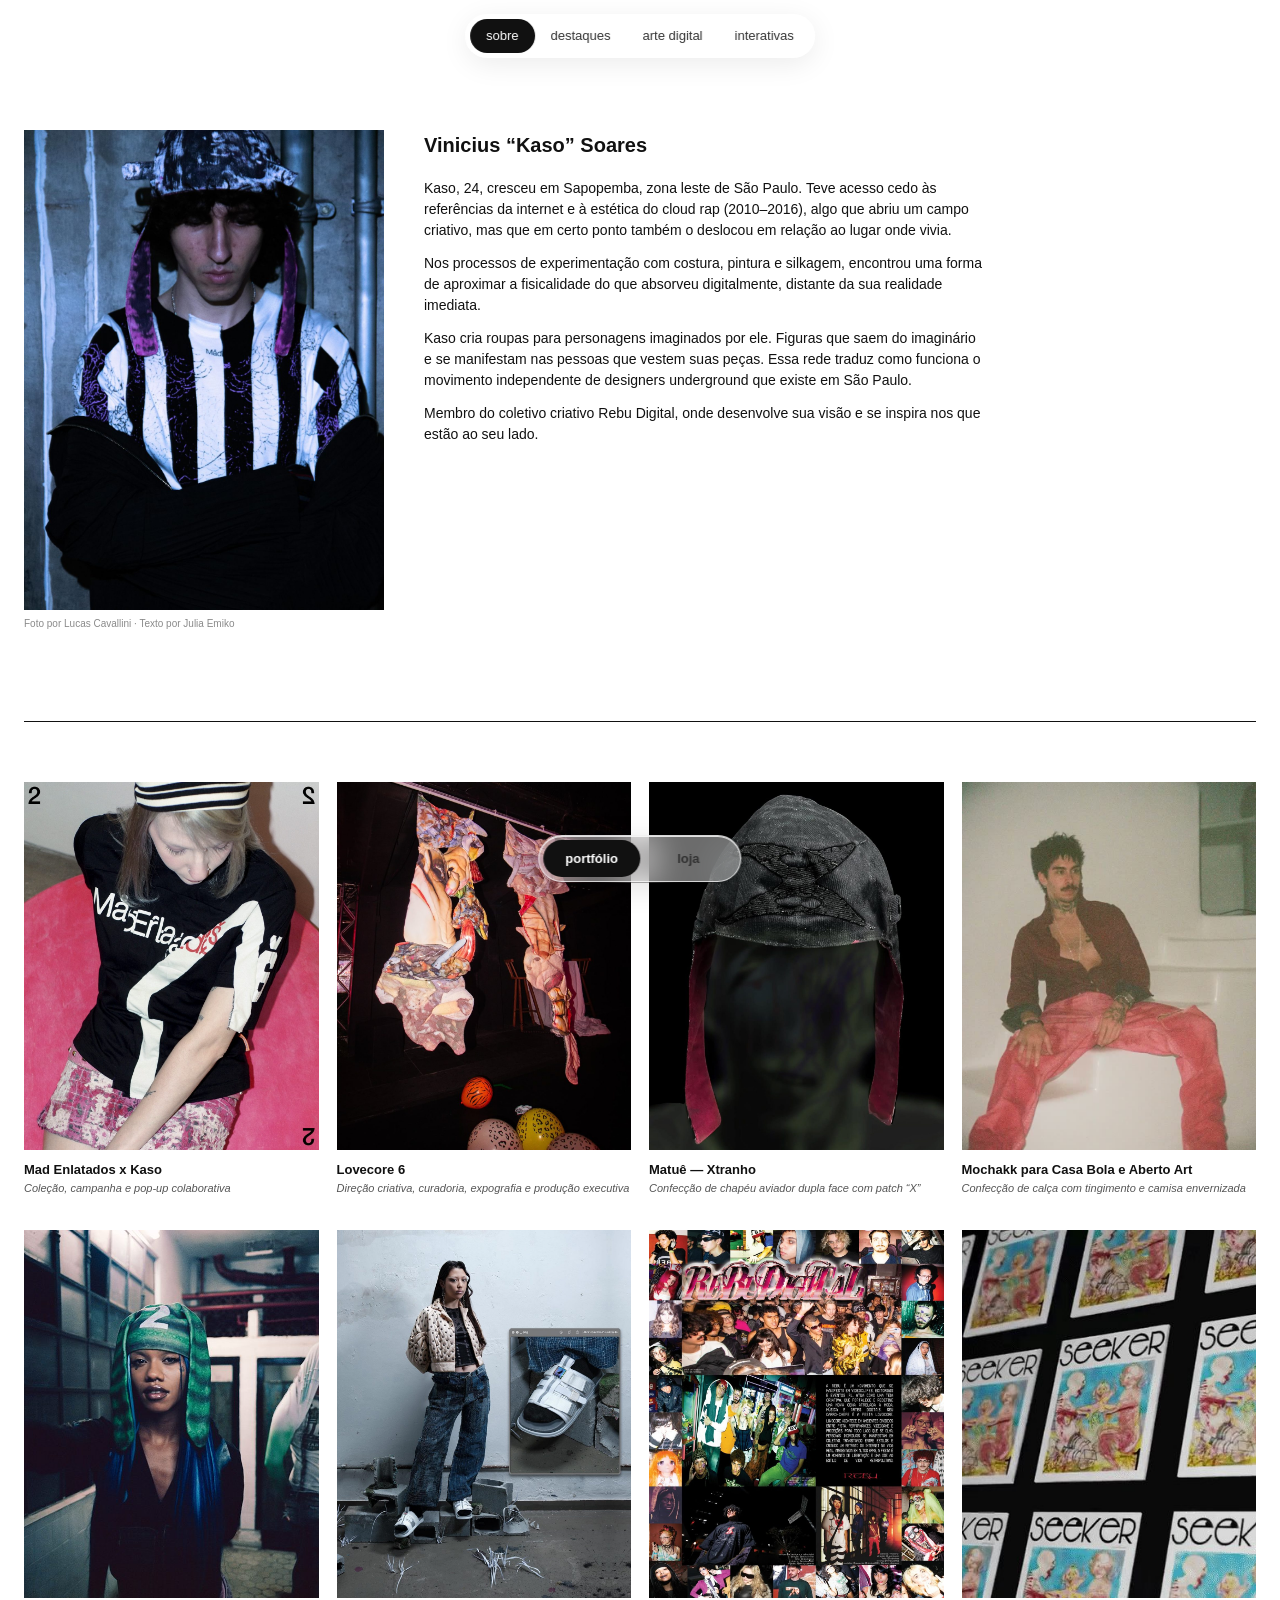
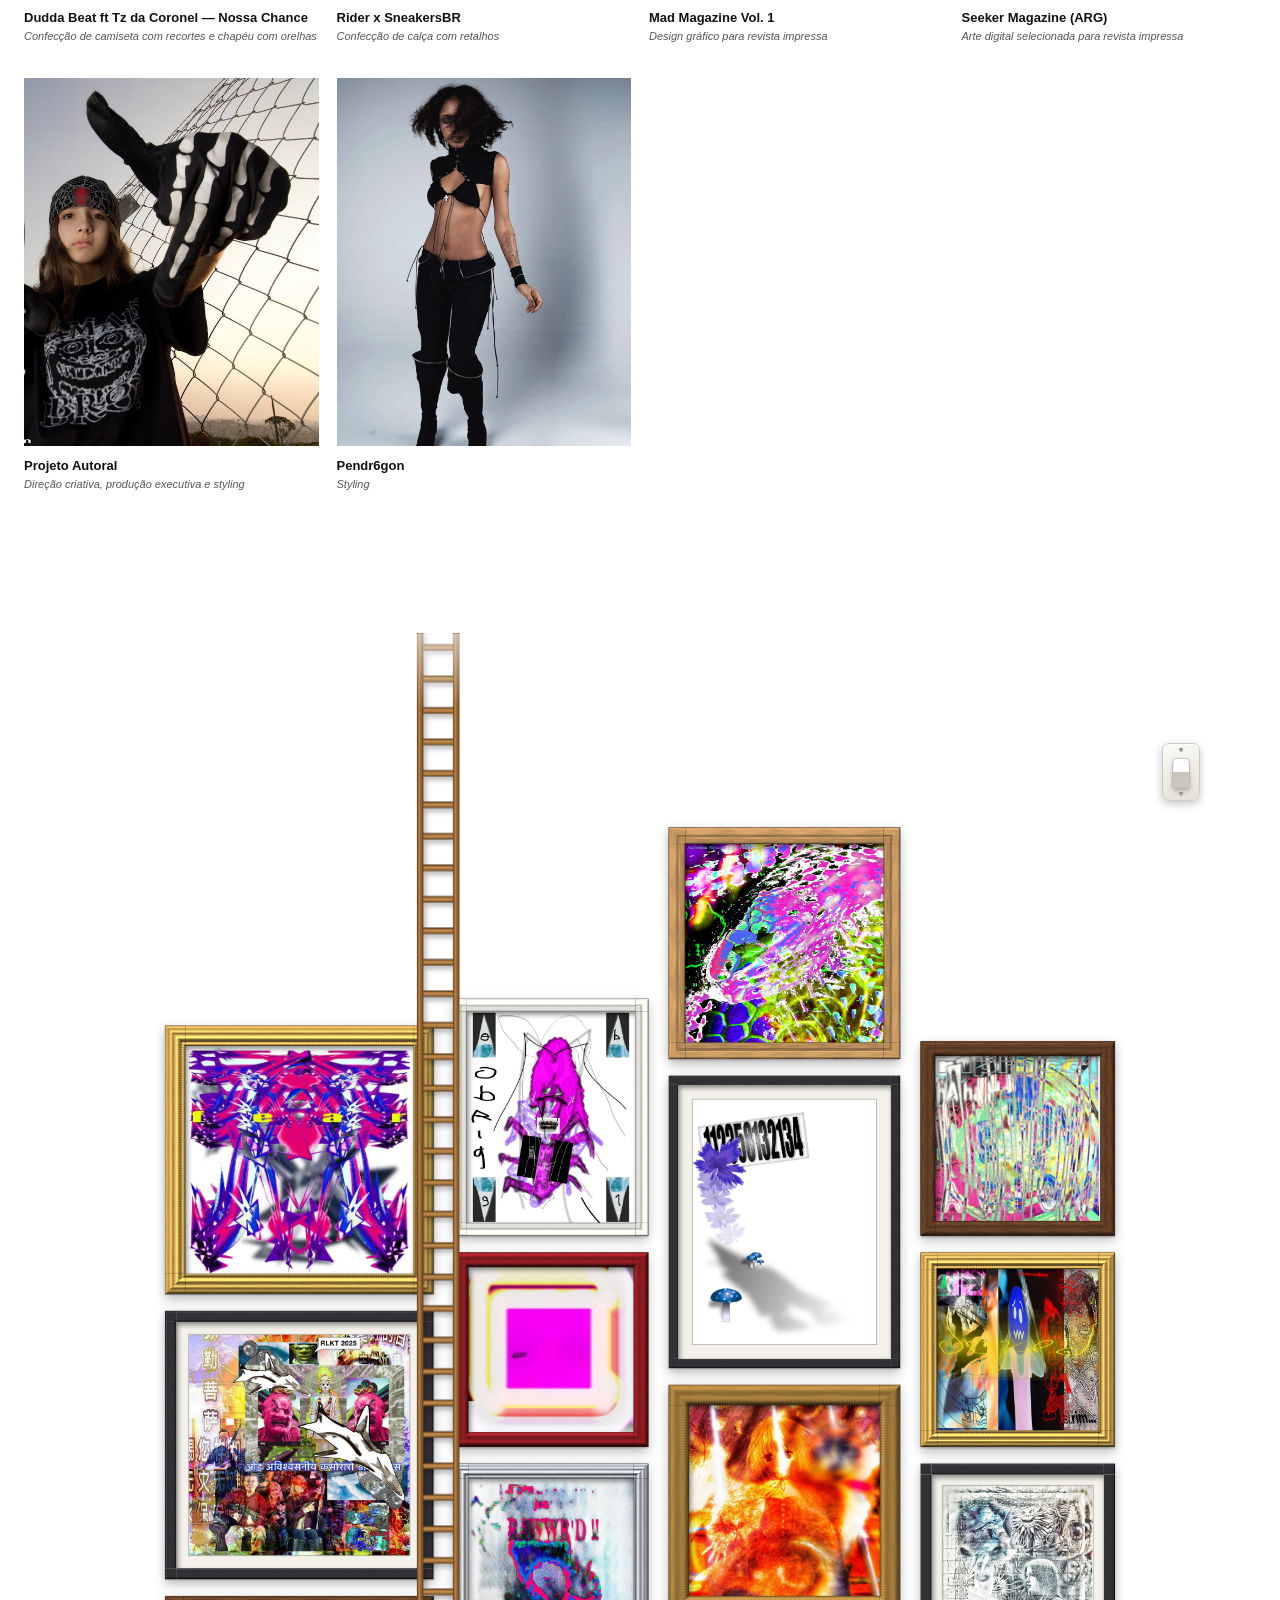
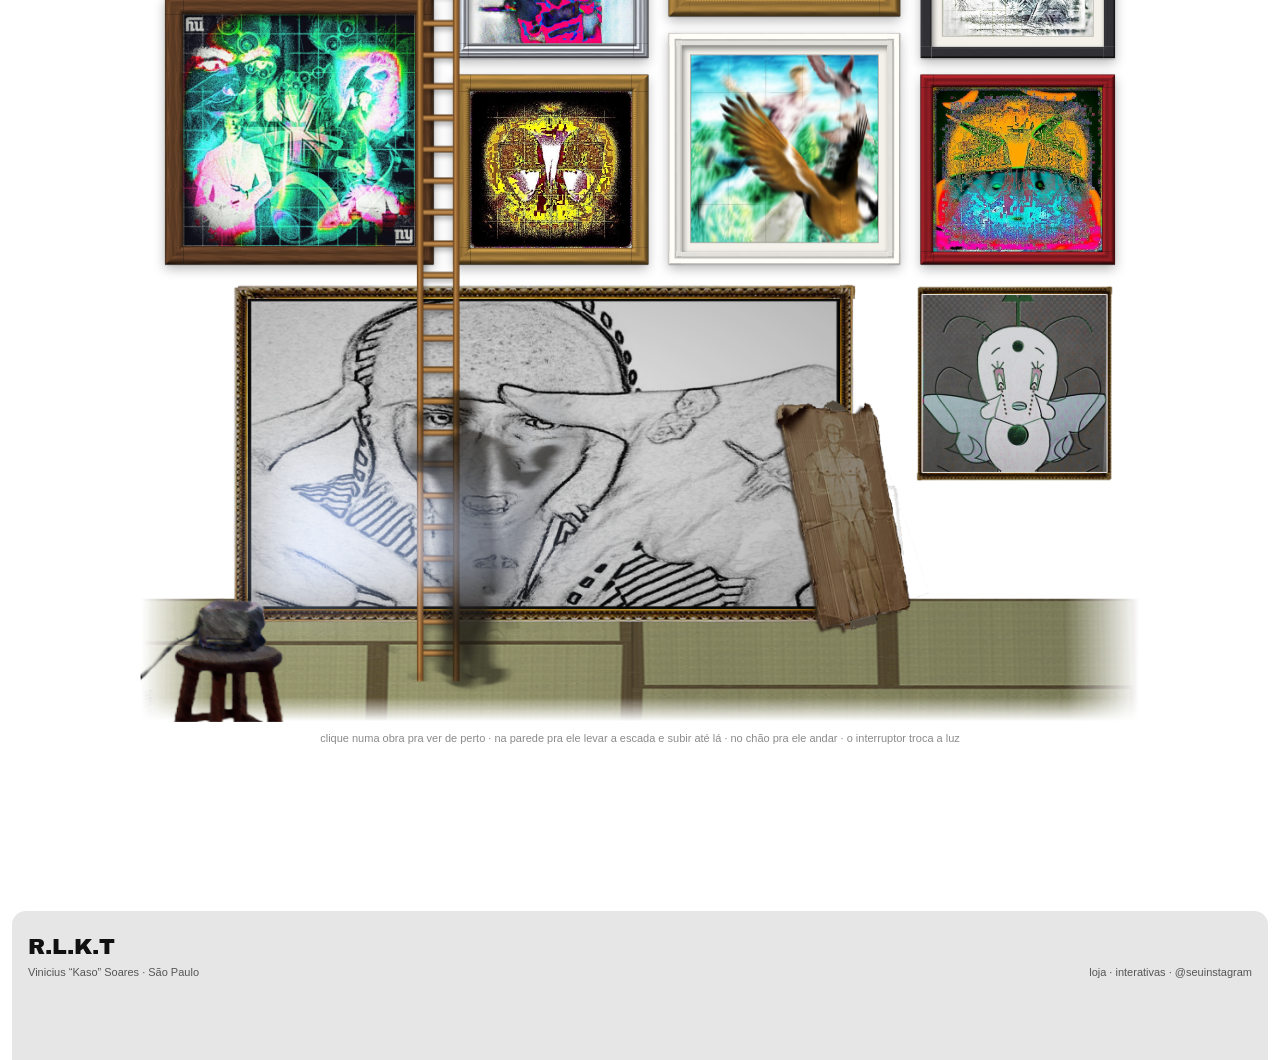
<file: index.html>
<!DOCTYPE html>
<html lang="pt-BR">
<head>
  <meta charset="UTF-8">
  <meta name="viewport" content="width=device-width, initial-scale=1.0">
  <title>Vinicius “Kaso” Soares</title>
  <meta name="description" content="Kaso — confecção, arte digital e produção cultural. São Paulo.">
  <link rel="stylesheet" href="estilo.css?v=11">
  <link rel="stylesheet" href="atelie.css?v=11">
  <script src="script.js?v=11" defer></script>
  <script src="atelie.js?v=11" defer></script>
</head>
<body>

  <nav class="topo" aria-label="Menu">
    <ul class="abas" data-menu="portfolio">
      <li><a href="#sobre" class="ativo">sobre</a></li>
      <li><a href="#destaques">destaques</a></li>
      <li><a href="#arte-digital">arte digital</a></li>
      <li><a href="obras.html">interativas</a></li>
    </ul>
  </nav>

  <!-- botão que alterna entre portfólio e loja -->
  <a class="modo" href="loja.html" data-modo="portfolio" aria-label="Alternar entre portfólio e loja">
    <span class="pino"></span><span>portfólio</span><span>loja</span>
  </a>

  <!-- Sobre -->
  <section class="secao" id="sobre">
    <div class="sobre">
      <figure>
        <img src="img/retrato.jpg" alt="Retrato de Kaso">
        <figcaption>Foto por Lucas Cavallini · Texto por Julia Emiko</figcaption>
      </figure>
      <div>
        <h3>Vinicius “Kaso” Soares</h3>
        <p>Kaso, 24, cresceu em Sapopemba, zona leste de São Paulo. Teve acesso cedo às referências da internet e à estética do cloud rap (2010–2016), algo que abriu um campo criativo, mas que em certo ponto também o deslocou em relação ao lugar onde vivia.</p>
        <p>Nos processos de experimentação com costura, pintura e silkagem, encontrou uma forma de aproximar a fisicalidade do que absorveu digitalmente, distante da sua realidade imediata.</p>
        <p>Kaso cria roupas para personagens imaginados por ele. Figuras que saem do imaginário e se manifestam nas pessoas que vestem suas peças. Essa rede traduz como funciona o movimento independente de designers underground que existe em São Paulo.</p>
        <p>Membro do coletivo criativo Rebu Digital, onde desenvolve sua visão e se inspira nos que estão ao seu lado.</p>
      </div>
    </div>
  </section>

  <hr class="divisor">

  <!-- Destaques -->
  <section class="secao" id="destaques">
    <div class="grade" data-galeria>
      <article class="trabalho">
        <div class="foto"><img src="img/mad.jpg" alt="Modelo vestindo camiseta Mad Enlatados x Kaso" loading="lazy"></div>
        <h3>Mad Enlatados x Kaso</h3><p>Coleção, campanha e pop-up colaborativa</p>
      </article>
      <article class="trabalho">
        <div class="foto"><img src="img/lovecore.jpg" alt="Obras em tecido penduradas na Lovecore 6" loading="lazy"></div>
        <h3>Lovecore 6</h3><p>Direção criativa, curadoria, expografia e produção executiva</p>
      </article>
      <article class="trabalho">
        <div class="foto"><img src="img/matue.jpg" alt="Chapéu aviador dupla face com patch X" loading="lazy"></div>
        <h3>Matuê — Xtranho</h3><p>Confecção de chapéu aviador dupla face com patch “X”</p>
      </article>
      <article class="trabalho">
        <div class="foto"><img src="img/mochakk.jpg" alt="Calça tingida e camisa envernizada" loading="lazy"></div>
        <h3>Mochakk para Casa Bola e Aberto Art</h3><p>Confecção de calça com tingimento e camisa envernizada</p>
      </article>
      <article class="trabalho">
        <div class="foto"><img src="img/dudda.jpg" alt="Camiseta com recortes e chapéu com orelhas" loading="lazy"></div>
        <h3>Dudda Beat ft Tz da Coronel — Nossa Chance</h3><p>Confecção de camiseta com recortes e chapéu com orelhas</p>
      </article>
      <article class="trabalho">
        <div class="foto"><img src="img/rider.jpg" alt="Calça de retalhos para Rider x SneakersBR" loading="lazy"></div>
        <h3>Rider x SneakersBR</h3><p>Confecção de calça com retalhos</p>
      </article>
      <article class="trabalho">
        <div class="foto"><img src="img/madmag.jpg" alt="Páginas da Mad Magazine Vol. 1" loading="lazy"></div>
        <h3>Mad Magazine Vol. 1</h3><p>Design gráfico para revista impressa</p>
      </article>
      <article class="trabalho">
        <div class="foto"><img src="img/seeker.jpg" alt="Capas da Seeker Magazine" loading="lazy"></div>
        <h3>Seeker Magazine (ARG)</h3><p>Arte digital selecionada para revista impressa</p>
      </article>
      <article class="trabalho">
        <div class="foto"><img src="img/autoral.jpg" alt="Projeto autoral com luvas de esqueleto" loading="lazy"></div>
        <h3>Projeto Autoral</h3><p>Direção criativa, produção executiva e styling</p>
      </article>
      <article class="trabalho">
        <div class="foto"><img src="img/pendr6gon.jpg" alt="Styling para Pendr6gon" loading="lazy"></div>
        <h3>Pendr6gon</h3><p>Styling</p>
      </article>
    </div>
  </section>

  <hr class="divisor">

  <!-- =====================================================================
       ARTE DIGITAL — parede de galeria com o pintor, a escada e o interruptor
       Medidas em pixels do PSD (largura 1080). O chão do PSD começa em 1258px.
       Para trocar uma obra: mude o "src" da imagem (e o data-grande).
       Para trocar a moldura: mude o nome em --m (ouro, ouro-velho, nogueira,
       carvalho, preta, branca, prata, laca) e a espessura em --t.
       ===================================================================== -->
  <section class="atelie" id="arte-digital">
    <div class="trilho-interruptor">
      <button class="interruptor" id="interruptor" aria-label="Alternar entre tema claro e escuro" aria-pressed="false">
        <span class="tecla"></span>
      </button>
    </div>

    <div class="cena" id="cena">
      <div class="palco" id="palco" style="height:1824px">
        <div class="parede" style="top:1574px"></div>
        <img class="camada" src="img/atelie/chao.png" alt="" style="left:0;top:1691px">

        <!-- obras de arte digital, em molduras variadas -->
        <div class="interativo quadro" style="left:27px;top:424px;width:290px;height:290px;--m:url('img/molduras/ouro.png');--t:22px;--pp:0px"
             data-titulo="fear" data-info="Projeto Autoral (2020 — presente)" data-grande="img/arte-fear.jpg">
          <img src="img/arte-fear.jpg" alt="fear" loading="lazy">
        </div>
        <div class="interativo quadro passe" style="left:27px;top:732px;width:290px;height:290px;--m:url('img/molduras/preta.png');--t:12px;--pp:14px"
             data-titulo="Arte digital" data-info="Projeto Autoral (2020 — presente)" data-grande="img/arte-08.jpg">
          <img src="img/arte-08.jpg" alt="Arte digital" loading="lazy">
        </div>
        <div class="interativo quadro" style="left:27px;top:1040px;width:290px;height:290px;--m:url('img/molduras/nogueira.png');--t:20px;--pp:0px"
             data-titulo="Arte digital" data-info="Projeto Autoral (2020 — presente)" data-grande="img/arte-13.jpg">
          <img src="img/arte-13.jpg" alt="Arte digital" loading="lazy">
        </div>
        <div class="interativo quadro" style="left:339px;top:395px;width:210px;height:256px;--m:url('img/molduras/branca.png');--t:14px;--pp:0px"
             data-titulo="Arte digital" data-info="Projeto Autoral (2020 — presente)" data-grande="img/arte-02.jpg">
          <img src="img/arte-02.jpg" alt="Arte digital" loading="lazy">
        </div>
        <div class="interativo quadro" style="left:339px;top:669px;width:210px;height:210px;--m:url('img/molduras/laca.png');--t:16px;--pp:0px"
             data-titulo="Arte digital" data-info="Projeto Autoral (2020 — presente)" data-grande="img/arte-07.jpg">
          <img src="img/arte-07.jpg" alt="Arte digital" loading="lazy">
        </div>
        <div class="interativo quadro" style="left:339px;top:897px;width:210px;height:210px;--m:url('img/molduras/prata.png');--t:16px;--pp:0px"
             data-titulo="Arte digital" data-info="Projeto Autoral (2020 — presente)" data-grande="img/arte-04.jpg">
          <img src="img/arte-04.jpg" alt="Arte digital" loading="lazy">
        </div>
        <div class="interativo quadro" style="left:339px;top:1125px;width:210px;height:205px;--m:url('img/molduras/ouro-velho.png');--t:18px;--pp:0px"
             data-titulo="Arte digital" data-info="Projeto Autoral (2020 — presente)" data-grande="img/arte-10.jpg">
          <img src="img/arte-10.jpg" alt="Arte digital" loading="lazy">
        </div>
        <div class="interativo quadro" style="left:571px;top:210px;width:250px;height:250px;--m:url('img/molduras/carvalho.png');--t:18px;--pp:0px"
             data-titulo="Arte digital" data-info="Projeto Autoral (2020 — presente)" data-grande="img/arte-09.jpg">
          <img src="img/arte-09.jpg" alt="Arte digital" loading="lazy">
        </div>
        <div class="interativo quadro passe" style="left:571px;top:478px;width:250px;height:316px;--m:url('img/molduras/preta.png');--t:10px;--pp:16px"
             data-titulo="Arte digital" data-info="Projeto Autoral (2020 — presente)" data-grande="img/arte-01.jpg">
          <img src="img/arte-01.jpg" alt="Arte digital" loading="lazy">
        </div>
        <div class="interativo quadro" style="left:571px;top:812px;width:250px;height:250px;--m:url('img/molduras/ouro-velho.png');--t:22px;--pp:0px"
             data-titulo="Arte digital" data-info="Projeto Autoral (2020 — presente)" data-grande="img/arte-05.jpg">
          <img src="img/arte-05.jpg" alt="Arte digital" loading="lazy">
        </div>
        <div class="interativo quadro passe" style="left:571px;top:1080px;width:250px;height:250px;--m:url('img/molduras/branca.png');--t:14px;--pp:10px"
             data-titulo="Arte digital" data-info="Projeto Autoral (2020 — presente)" data-grande="img/arte-12.jpg">
          <img src="img/arte-12.jpg" alt="Arte digital" loading="lazy">
        </div>
        <div class="interativo quadro" style="left:843px;top:441px;width:210px;height:210px;--m:url('img/molduras/nogueira.png');--t:16px;--pp:0px"
             data-titulo="Arte digital" data-info="Projeto Autoral (2020 — presente)" data-grande="img/arte-03.jpg">
          <img src="img/arte-03.jpg" alt="Arte digital" loading="lazy">
        </div>
        <div class="interativo quadro" style="left:843px;top:669px;width:210px;height:210px;--m:url('img/molduras/ouro.png');--t:18px;--pp:0px"
             data-titulo="Arte digital" data-info="Projeto Autoral (2020 — presente)" data-grande="img/arte-11.jpg">
          <img src="img/arte-11.jpg" alt="Arte digital" loading="lazy">
        </div>
        <div class="interativo quadro passe" style="left:843px;top:897px;width:210px;height:210px;--m:url('img/molduras/preta.png');--t:12px;--pp:12px"
             data-titulo="Arte digital" data-info="Projeto Autoral (2020 — presente)" data-grande="img/arte-06.jpg">
          <img src="img/arte-06.jpg" alt="Arte digital" loading="lazy">
        </div>
        <div class="interativo quadro" style="left:843px;top:1125px;width:210px;height:205px;--m:url('img/molduras/laca.png');--t:14px;--pp:0px"
             data-titulo="Arte digital" data-info="Projeto Autoral (2020 — presente)" data-grande="img/arte-14.jpg">
          <img src="img/arte-14.jpg" alt="Arte digital" loading="lazy">
        </div>

        <!-- quadros originais do PSD, perto do chão -->
        <div class="interativo" style="left:99px;top:1352px;width:674px;height:365px"
             data-titulo="eu" data-info="Kaso · técnica · ano" data-grande="img/atelie/obra-1-grande.jpg">
          <div class="obra" style="left:17px;top:15px;width:640px;height:335px">
            <img src="img/atelie/obra-1.jpg" alt="Obra exposta no quadro grande">
          </div>
          <img class="moldura" src="img/atelie/moldura-1.png" alt="">
        </div>
        <div class="interativo" style="left:839px;top:1353px;width:211px;height:211px"
             data-titulo="Sem título" data-info="Acrílica sobre tela" data-grande="img/quadro-branco.jpg">
          <div class="obra" style="left:6px;top:10px;width:199px;height:191px">
            <img src="img/atelie/obra-2.jpg" alt="Obra exposta no quadro pequeno">
          </div>
          <img class="moldura" src="img/atelie/moldura-2.png" alt="">
        </div>

        <div class="rastros" id="rastros"></div>

        <div class="interativo" style="left:684px;top:1477px;width:168px;height:254px"
             data-titulo="Desenho no papelão" data-info="Kaso · técnica · ano" data-grande="img/atelie/papelao.png">
          <img src="img/atelie/papelao.png" alt="Desenho no papelão">
        </div>

        <div class="pegadas" id="pegadas"></div>
        <img class="sombra" id="sombra" src="img/atelie/sombra.png" alt="">
        <div class="escada" id="escada"></div>
        <!-- o pintor, montado em partes pra poder andar, subir e sentar -->
        <div class="boneco" id="boneco" aria-label="O pintor">
          <img class="perna" id="perna-a" src="img/atelie/p-pernas.png" alt="">
          <img class="perna" id="perna-b" src="img/atelie/p-pernas.png" alt="">
          <img class="braco-e" id="braco-e" src="img/atelie/p-braco-e.png" alt="">
          <img class="tronco" id="tronco" src="img/atelie/p-tronco.png" alt="">
          <img class="braco-d" id="braco-d" src="img/atelie/p-braco-d.png" alt="">
        </div>
        <img class="camada" src="img/atelie/projetor.png" alt="" style="left:0;top:1691px">
        <img class="camada luz" id="luz" src="img/atelie/luz.jpg" alt="" style="left:59px;top:1457px">
        <div class="poeira" id="poeira" style="left:110px;top:1498px"></div>
        <div class="emojis" id="emojis"></div>
      </div>
      <div class="cursor" id="cursor"><span></span></div>
    </div>
    <p class="legenda-atelie">clique numa obra pra ver de perto · na parede pra ele levar a escada e subir até lá · no chão pra ele andar · o interruptor troca a luz</p>
  </section>

  <footer class="rodape">
    <div><span class="mini-rlkt">R.L.K.T</span><br>Vinicius “Kaso” Soares · São Paulo</div>
    <div><a href="loja.html">loja</a> · <a href="obras.html">interativas</a> · @seuinstagram</div>
  </footer>

</body>
</html>
</file>
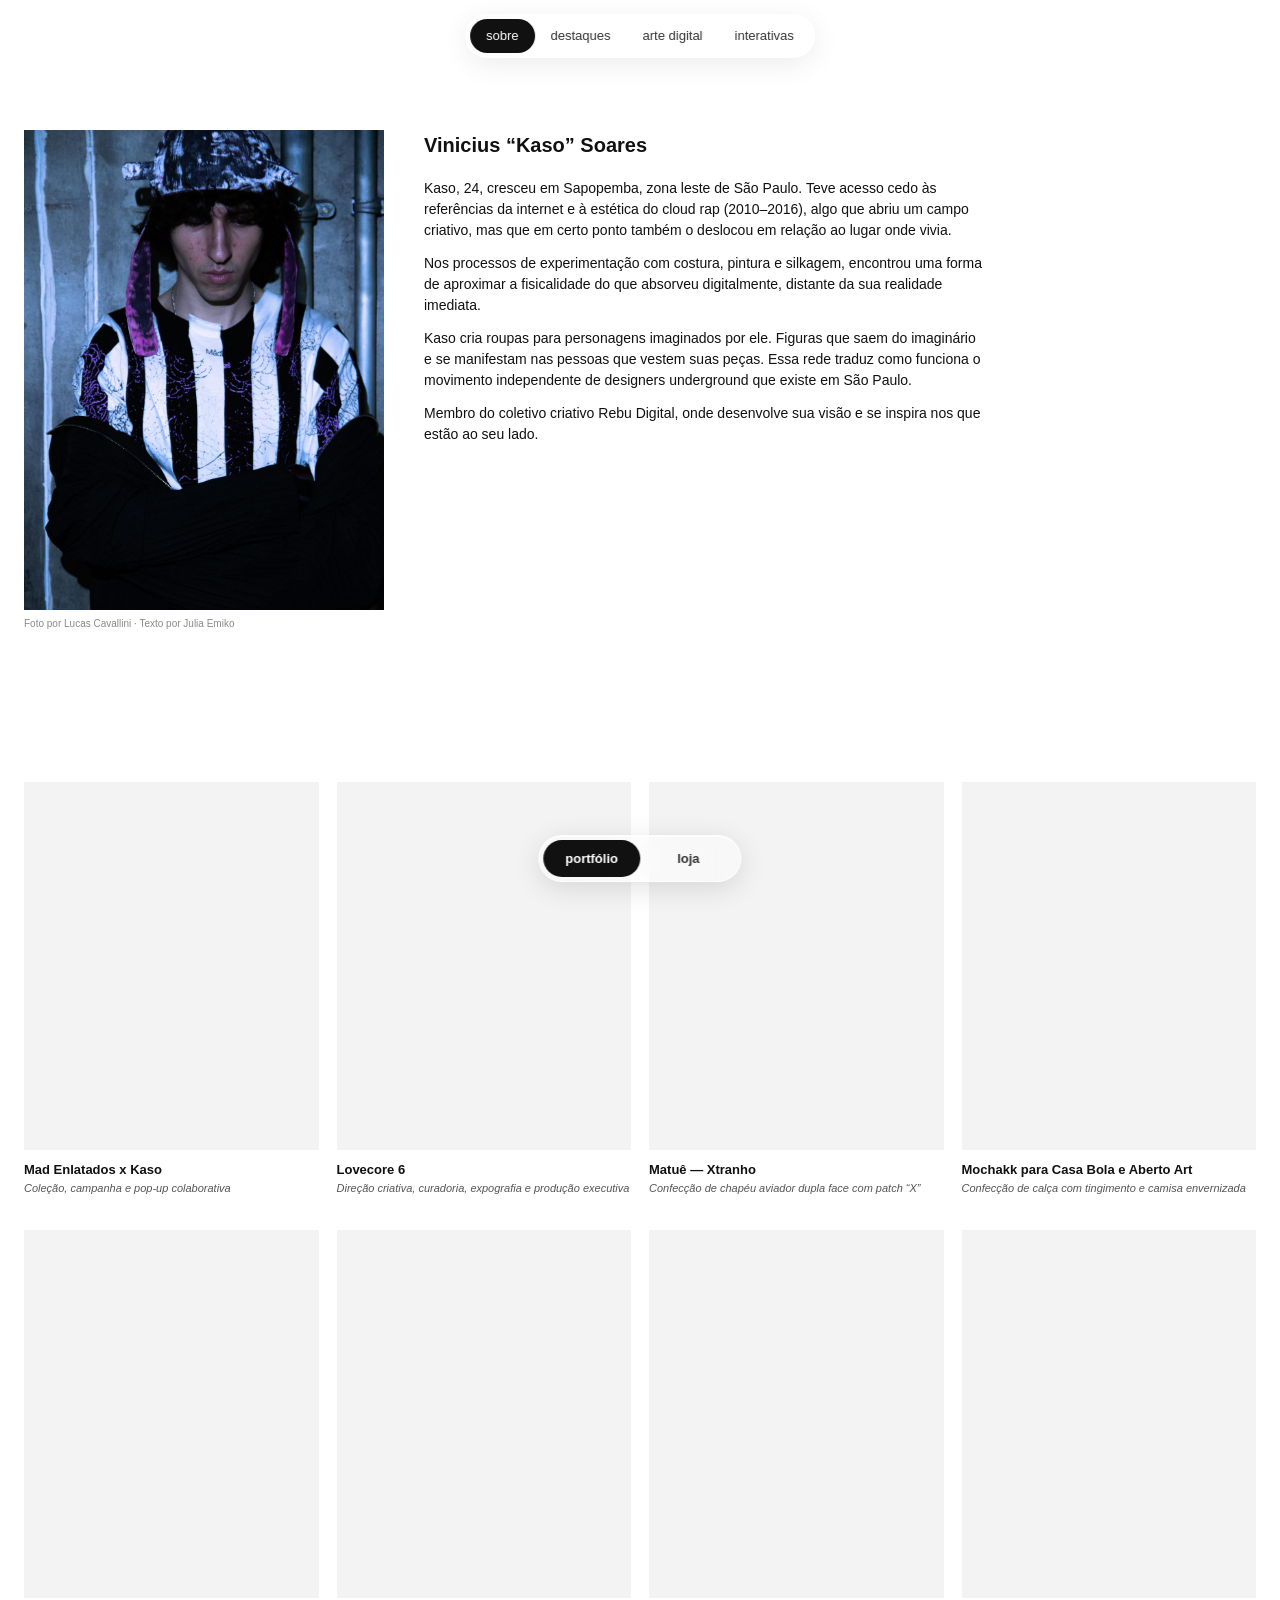
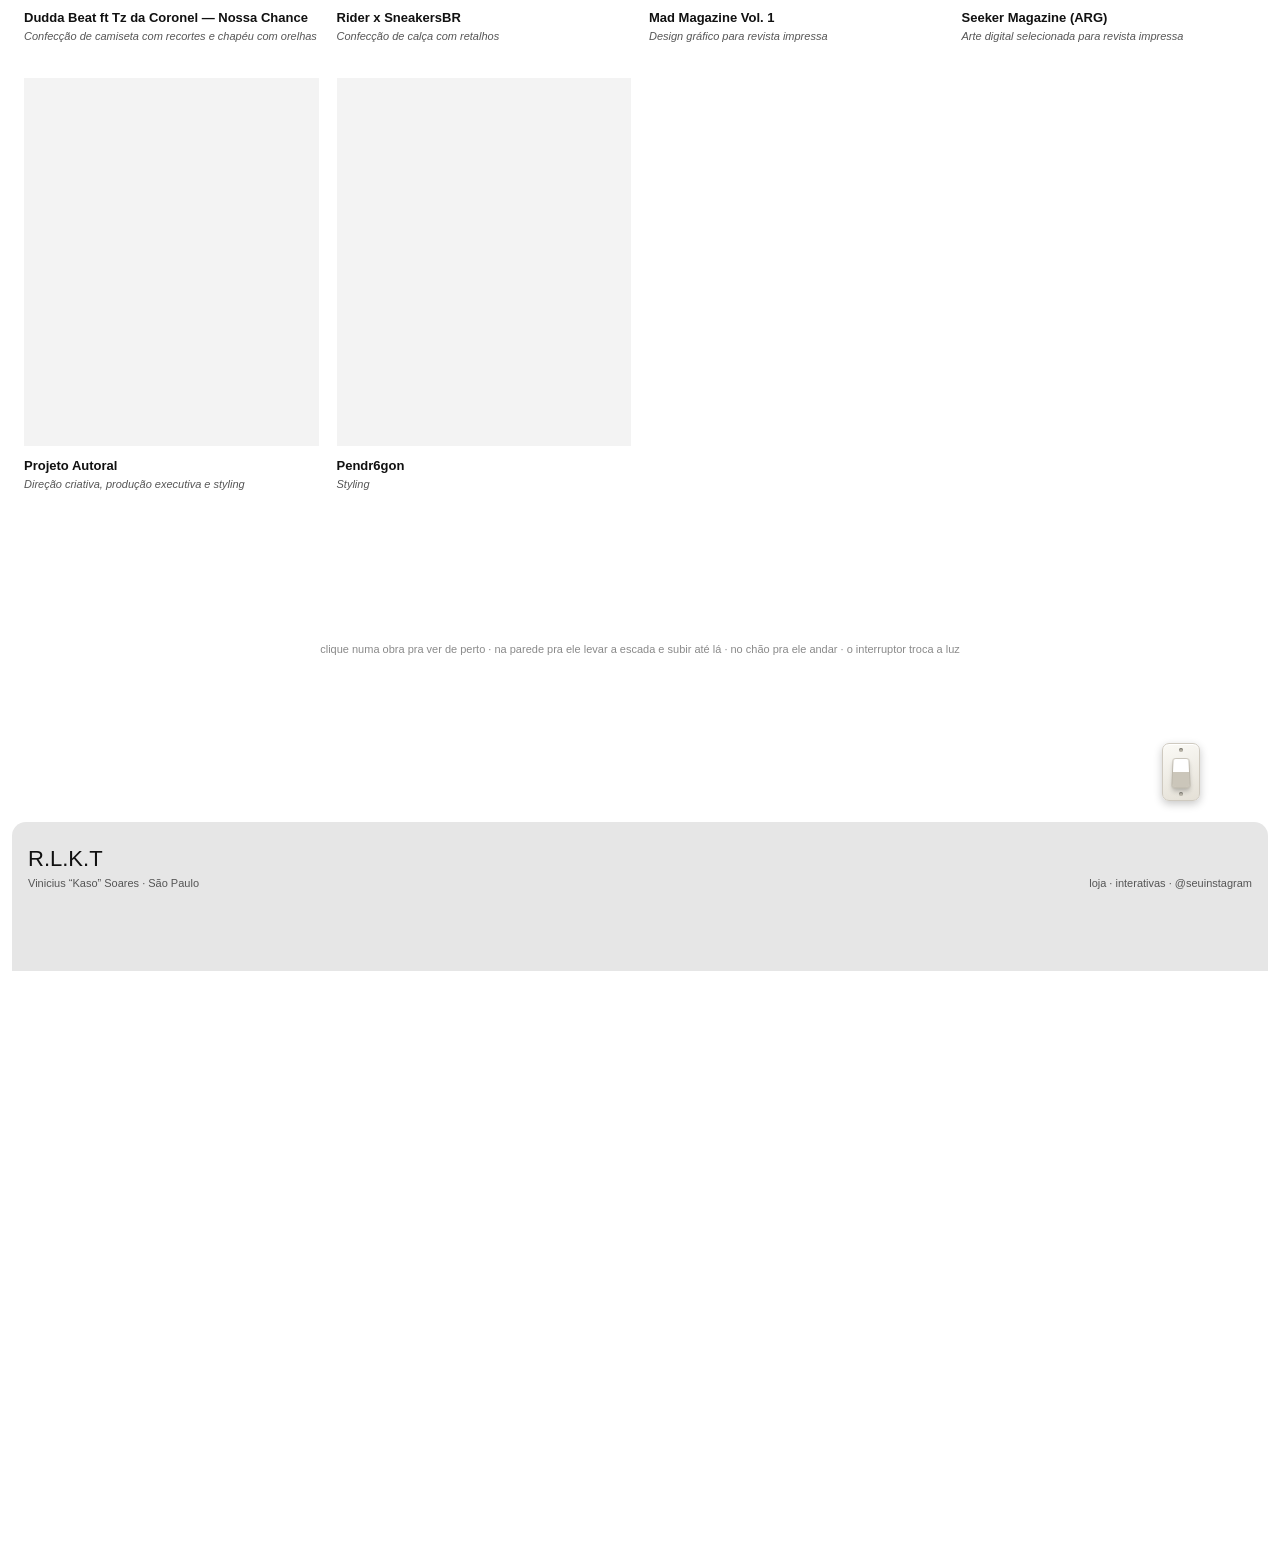
<file: atelie.html>
<!DOCTYPE html>
<html lang="pt-BR"><head><meta charset="UTF-8">
<meta http-equiv="refresh" content="0; url=index.html#arte-digital">
<title>Arte digital · kaso</title></head>
<body><a href="index.html#arte-digital">ir para a galeria</a></body></html>
</file>
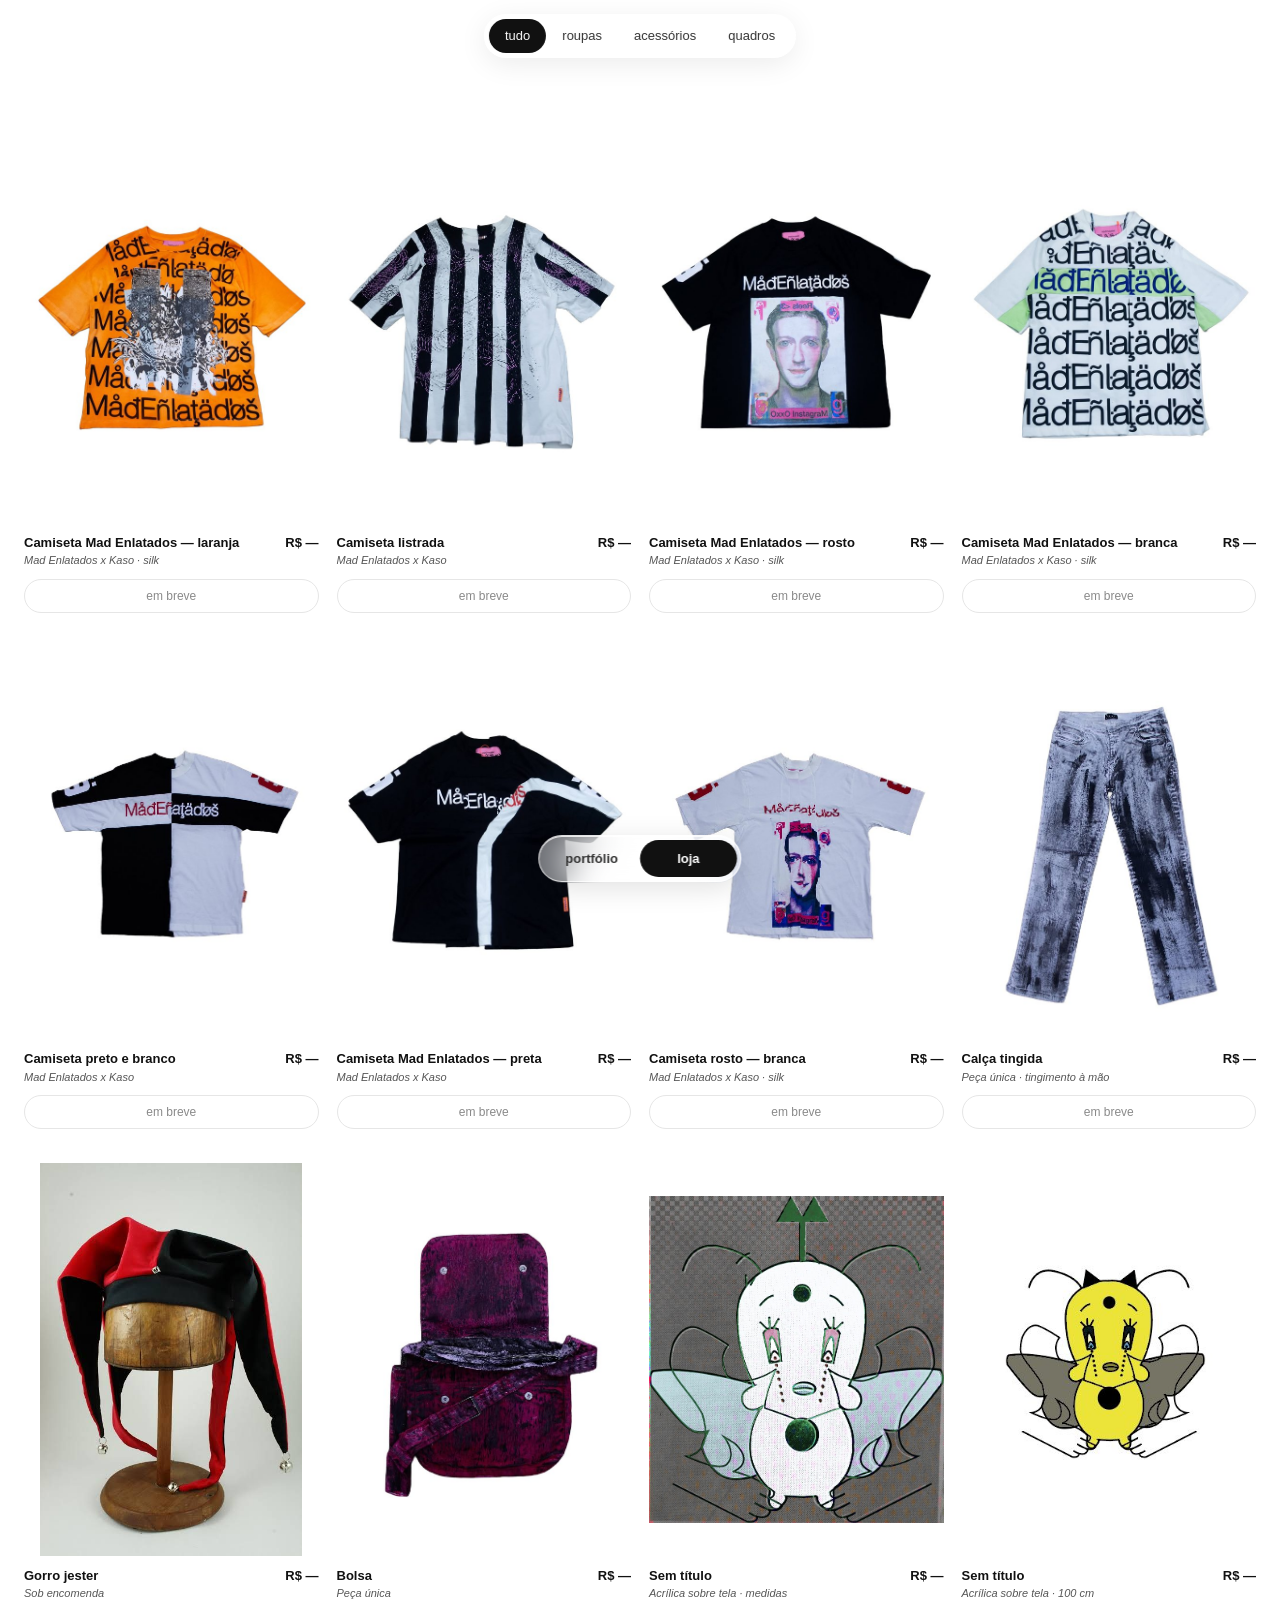
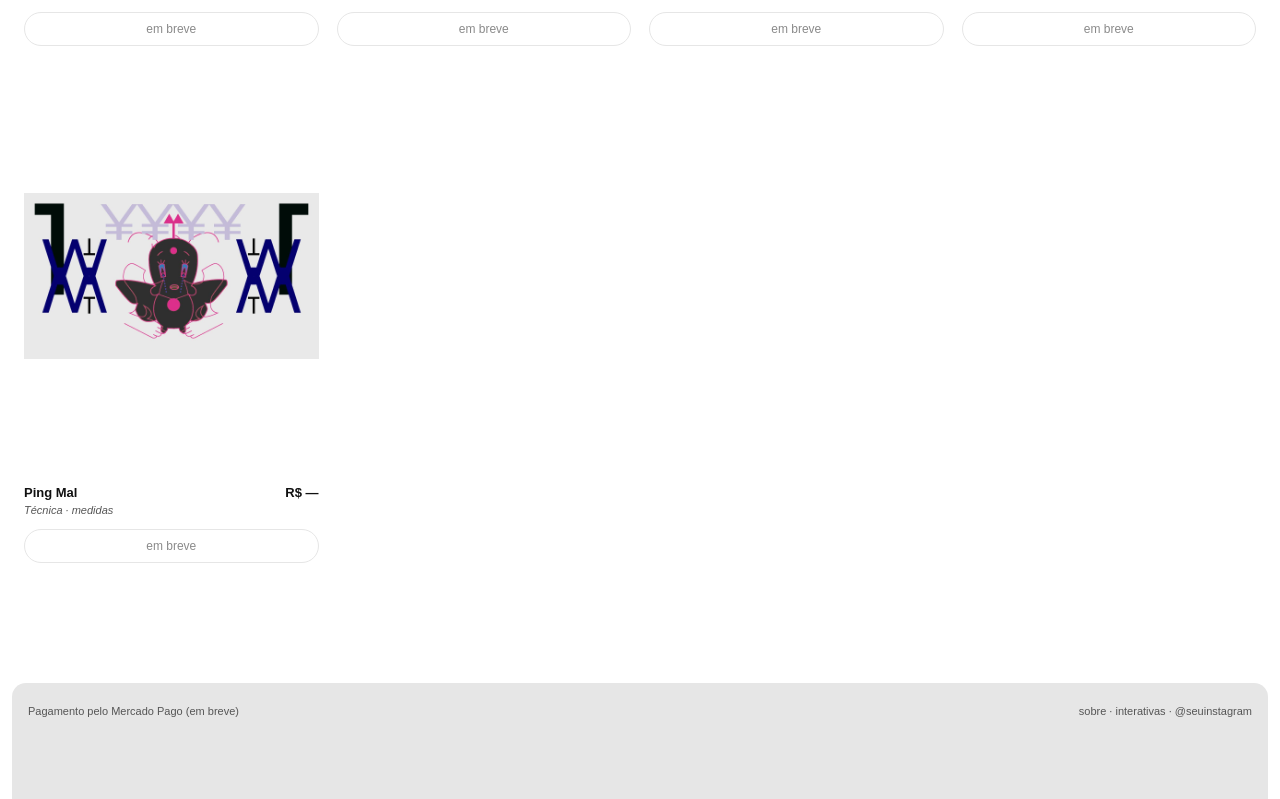
<file: loja.html>
<!DOCTYPE html>
<html lang="pt-BR">
<head>
  <meta charset="UTF-8">
  <meta name="viewport" content="width=device-width, initial-scale=1.0">
  <title>Loja · R.L.K.T 2222</title>
  <link rel="stylesheet" href="estilo.css?v=11">
  <script src="script.js?v=11" defer></script>
</head>
<body>

  <nav class="topo" aria-label="Menu">
    <ul class="abas" data-menu="loja">
      <li><a href="#tudo" class="ativo">tudo</a></li>
      <li><a href="#roupas">roupas</a></li>
      <li><a href="#acessorios">acessórios</a></li>
      <li><a href="#quadros">quadros</a></li>
    </ul>
  </nav>

  <!-- botão que alterna entre portfólio e loja -->
  <a class="modo" href="index.html" data-modo="loja" aria-label="Alternar entre portfólio e loja">
    <span class="pino"></span><span>portfólio</span><span>loja</span>
  </a>

  <section class="secao">

    <!-- Para cada produto: troque o nome, a descrição e o preço -->
    <div class="grade">
      <article class="trabalho produto" data-tipo="roupas">
        <div class="foto"><img src="img/camiseta-mad-laranja.jpg" alt="Camiseta laranja Mad Enlatados" loading="lazy"></div>
        <div class="linha"><h3>Camiseta Mad Enlatados — laranja</h3><span class="preco">R$ —</span></div>
        <p>Mad Enlatados x Kaso · silk</p>
        <button class="botao" disabled>em breve</button>
      </article>
      <article class="trabalho produto" data-tipo="roupas">
        <div class="foto"><img src="img/camiseta-listrada.jpg" alt="Camiseta listrada preta e branca" loading="lazy"></div>
        <div class="linha"><h3>Camiseta listrada</h3><span class="preco">R$ —</span></div>
        <p>Mad Enlatados x Kaso</p>
        <button class="botao" disabled>em breve</button>
      </article>
      <article class="trabalho produto" data-tipo="roupas">
        <div class="foto"><img src="img/camiseta-mad-rosto.jpg" alt="Camiseta preta com estampa de rosto" loading="lazy"></div>
        <div class="linha"><h3>Camiseta Mad Enlatados — rosto</h3><span class="preco">R$ —</span></div>
        <p>Mad Enlatados x Kaso · silk</p>
        <button class="botao" disabled>em breve</button>
      </article>
      <article class="trabalho produto" data-tipo="roupas">
        <div class="foto"><img src="img/camiseta-mad-branca.jpg" alt="Camiseta branca com logo repetido" loading="lazy"></div>
        <div class="linha"><h3>Camiseta Mad Enlatados — branca</h3><span class="preco">R$ —</span></div>
        <p>Mad Enlatados x Kaso · silk</p>
        <button class="botao" disabled>em breve</button>
      </article>
      <article class="trabalho produto" data-tipo="roupas">
        <div class="foto"><img src="img/camiseta-pb.jpg" alt="Camiseta metade preta metade branca" loading="lazy"></div>
        <div class="linha"><h3>Camiseta preto e branco</h3><span class="preco">R$ —</span></div>
        <p>Mad Enlatados x Kaso</p>
        <button class="botao" disabled>em breve</button>
      </article>
      <article class="trabalho produto" data-tipo="roupas">
        <div class="foto"><img src="img/camiseta-mad-preta.jpg" alt="Camiseta preta Mad Enlatados" loading="lazy"></div>
        <div class="linha"><h3>Camiseta Mad Enlatados — preta</h3><span class="preco">R$ —</span></div>
        <p>Mad Enlatados x Kaso</p>
        <button class="botao" disabled>em breve</button>
      </article>
      <article class="trabalho produto" data-tipo="roupas">
        <div class="foto"><img src="img/camiseta-rosto-branca.jpg" alt="Camiseta branca com estampa de rosto" loading="lazy"></div>
        <div class="linha"><h3>Camiseta rosto — branca</h3><span class="preco">R$ —</span></div>
        <p>Mad Enlatados x Kaso · silk</p>
        <button class="botao" disabled>em breve</button>
      </article>
      <article class="trabalho produto" data-tipo="roupas">
        <div class="foto"><img src="img/calca-tingida.jpg" alt="Calça com tingimento" loading="lazy"></div>
        <div class="linha"><h3>Calça tingida</h3><span class="preco">R$ —</span></div>
        <p>Peça única · tingimento à mão</p>
        <button class="botao" disabled>em breve</button>
      </article>
      <article class="trabalho produto" data-tipo="acessorios">
        <div class="foto"><img src="img/gorro.jpg" alt="Gorro de bobo da corte vermelho e preto" loading="lazy"></div>
        <div class="linha"><h3>Gorro jester</h3><span class="preco">R$ —</span></div>
        <p>Sob encomenda</p>
        <button class="botao" disabled>em breve</button>
      </article>
      <article class="trabalho produto" data-tipo="acessorios">
        <div class="foto"><img src="img/bolsa.jpg" alt="Bolsa magenta" loading="lazy"></div>
        <div class="linha"><h3>Bolsa</h3><span class="preco">R$ —</span></div>
        <p>Peça única</p>
        <button class="botao" disabled>em breve</button>
      </article>
      <article class="trabalho produto" data-tipo="quadros">
        <div class="foto"><img src="img/quadro-branco.jpg" alt="Pintura de personagem branco com asas" loading="lazy"></div>
        <div class="linha"><h3>Sem título</h3><span class="preco">R$ —</span></div>
        <p>Acrílica sobre tela · medidas</p>
        <button class="botao" disabled>em breve</button>
      </article>
      <article class="trabalho produto" data-tipo="quadros">
        <div class="foto"><img src="img/quadro-amarelo.jpg" alt="Pintura de personagem amarelo com asas" loading="lazy"></div>
        <div class="linha"><h3>Sem título</h3><span class="preco">R$ —</span></div>
        <p>Acrílica sobre tela · 100 cm</p>
        <button class="botao" disabled>em breve</button>
      </article>
      <article class="trabalho produto" data-tipo="quadros">
        <div class="foto"><img src="img/quadro-ping-mal.jpg" alt="Ping Mal" loading="lazy"></div>
        <div class="linha"><h3>Ping Mal</h3><span class="preco">R$ —</span></div>
        <p>Técnica · medidas</p>
        <button class="botao" disabled>em breve</button>
      </article>
    </div>
  </section>

  <footer class="rodape">
    <div>Pagamento pelo Mercado Pago (em breve)</div>
    <div><a href="index.html">sobre</a> · <a href="obras.html">interativas</a> · @seuinstagram</div>
  </footer>

</body>
</html>
</file>
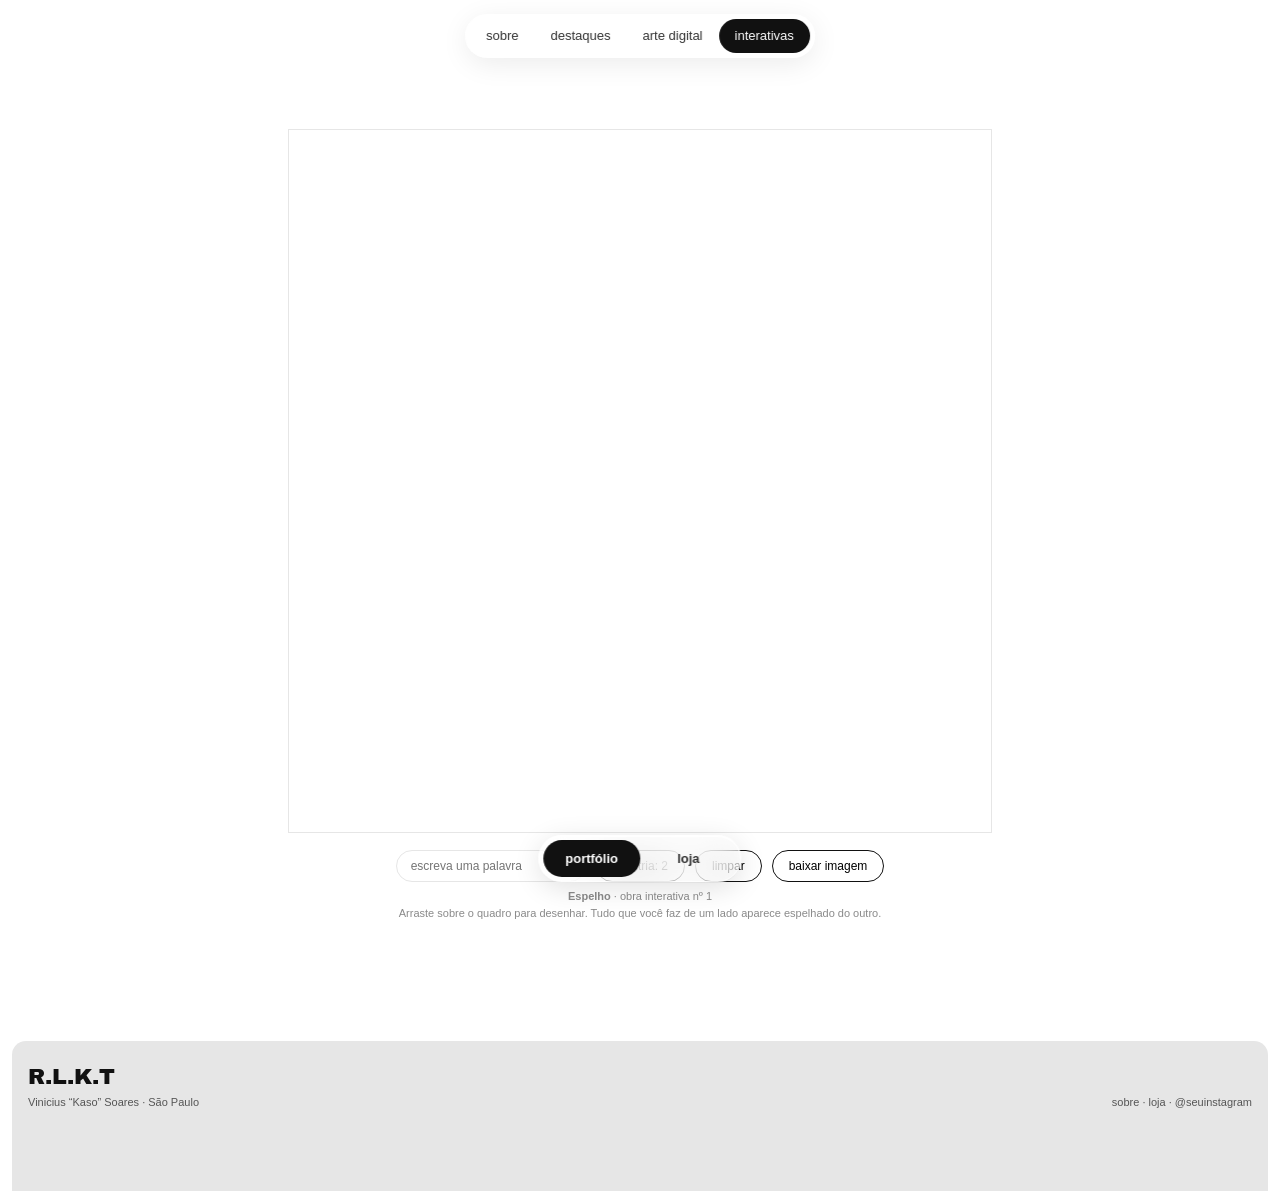
<file: obras.html>
<!DOCTYPE html>
<html lang="pt-BR">
<head>
  <meta charset="UTF-8">
  <meta name="viewport" content="width=device-width, initial-scale=1.0">
  <title>Obras interativas · kaso</title>
  <link rel="stylesheet" href="estilo.css?v=11">
  <script src="script.js?v=11" defer></script>
  <style>
    .palco {
      position: relative;
      width: min(100%, 78vh);
      aspect-ratio: 1;
      margin: 0 auto;
      background: #fff;
      outline: 1px solid var(--cinza-claro);
      touch-action: none;
      cursor: crosshair;
    }
    .palco canvas { position: absolute; inset: 0; width: 100%; height: 100%; }
    .controles {
      display: flex; flex-wrap: wrap; gap: 10px; align-items: center; justify-content: center;
      margin: 18px auto 6px;
    }
    .controles input {
      font: inherit; font-size: 12px; padding: 6px 14px; width: 190px;
      border: 1px solid var(--cinza-claro); border-radius: 20px; outline: none;
    }
    .controles input:focus { border-color: var(--preto); }
    .controles .botao { width: auto; margin: 0; padding: 6px 16px; }
    .dica { text-align: center; font-size: 11px; color: var(--cinza); }
  </style>
</head>
<body>

  <nav class="topo" aria-label="Menu">
    <ul class="abas" data-menu="portfolio">
      <li><a href="index.html#sobre">sobre</a></li>
      <li><a href="index.html#destaques">destaques</a></li>
      <li><a href="index.html#arte-digital">arte digital</a></li>
      <li><a href="obras.html" class="ativo">interativas</a></li>
    </ul>
  </nav>

  <!-- botão que alterna entre portfólio e loja -->
  <a class="modo" href="loja.html" data-modo="portfolio" aria-label="Alternar entre portfólio e loja">
    <span class="pino"></span><span>portfólio</span><span>loja</span>
  </a>

  <section class="secao">

    <div class="palco" id="palco">
      <canvas id="sombra"></canvas>
      <canvas id="tinta"></canvas>
      <canvas id="letras"></canvas>
    </div>

    <div class="controles">
      <input id="palavra" maxlength="8" placeholder="escreva uma palavra" aria-label="Palavra">
      <button class="botao" id="simetria">simetria: 2</button>
      <button class="botao" id="limpar">limpar</button>
      <button class="botao" id="baixar">baixar imagem</button>
    </div>
    <p class="dica"><b>Espelho</b> · obra interativa nº 1<br>Arraste sobre o quadro para desenhar. Tudo que você faz de um lado aparece espelhado do outro.</p>
  </section>

  <footer class="rodape">
    <div><span class="mini-rlkt">R.L.K.T</span><br>Vinicius “Kaso” Soares · São Paulo</div>
    <div><a href="index.html">sobre</a> · <a href="loja.html">loja</a> · @seuinstagram</div>
  </footer>

  <script>
    /* ===== Espelho: desenho simétrico com estilhaços ===== */
    const palco = document.getElementById('palco');
    const cSombra = document.getElementById('sombra');
    const cTinta = document.getElementById('tinta');
    const cLetras = document.getElementById('letras');
    const sombra = cSombra.getContext('2d');
    const tinta = cTinta.getContext('2d');
    const letras = cLetras.getContext('2d');
    const campoPalavra = document.getElementById('palavra');
    const botaoSimetria = document.getElementById('simetria');

    const cores = ['#ff2a9d', '#ff2a9d', '#5a22e0', '#2b3cff', '#c9f4ff', '#ffffff', '#9b3cff'];
    const contorno = '#2a0a5e';
    let L = 0;            // lado do quadro em pixels
    let eixos = 2;        // 2 = espelho esquerda/direita · 4 = também cima/baixo
    let anterior = null;
    let desenhando = false;

    function preparar() {
      const r = palco.getBoundingClientRect();
      const esc = window.devicePixelRatio || 1;
      L = r.width;
      [cSombra, cTinta, cLetras].forEach(c => {
        c.width = L * esc; c.height = L * esc;
        c.getContext('2d').setTransform(esc, 0, 0, esc, 0, 0);
      });
      sombra.filter = 'blur(14px)';
      escreverPalavra();
    }

    // um caco pontudo apontando na direção do movimento
    function caco(ctx, x, y, ang, comp, larg, cor, linha) {
      ctx.save();
      ctx.translate(x, y);
      ctx.rotate(ang);
      ctx.beginPath();
      ctx.moveTo(comp, 0);
      ctx.lineTo(-comp * .3, larg);
      ctx.lineTo(-comp * .1, 0);
      ctx.lineTo(-comp * .3, -larg);
      ctx.closePath();
      ctx.fillStyle = cor;
      ctx.fill();
      if (linha) { ctx.strokeStyle = contorno; ctx.lineWidth = 1; ctx.stroke(); }
      ctx.restore();
    }

    // estrela de pontas finas, como as da obra "fear"
    function estrela(ctx, x, y, raio, cor, linha) {
      const pontas = 4 + Math.floor(Math.random() * 3);
      ctx.save();
      ctx.translate(x, y);
      ctx.rotate(Math.random() * Math.PI);
      ctx.beginPath();
      for (let i = 0; i < pontas * 2; i++) {
        const r = i % 2 === 0 ? raio : raio * .22;
        const a = (i / (pontas * 2)) * Math.PI * 2;
        ctx.lineTo(Math.cos(a) * r, Math.sin(a) * r);
      }
      ctx.closePath();
      ctx.fillStyle = cor;
      ctx.fill();
      if (linha) { ctx.strokeStyle = '#2b3cff'; ctx.lineWidth = 1.2; ctx.stroke(); }
      ctx.restore();
    }

    // desenha a mesma forma em todos os pontos espelhados
    function espelhar(desenho, x, y, ang) {
      const pontos = [[x, y, ang], [L - x, y, Math.PI - ang]];
      if (eixos === 4) pontos.push([x, L - y, -ang], [L - x, L - y, Math.PI + ang]);
      pontos.forEach(([px, py, pa]) => {
        desenho(sombra, px + 12, py + 16, pa, 'rgba(70,70,90,.28)', false);
        desenho(tinta, px, py, pa, null, true);
      });
    }

    function pincelar(x, y) {
      if (!anterior) { anterior = { x, y }; return; }
      const dx = x - anterior.x, dy = y - anterior.y;
      const vel = Math.hypot(dx, dy);
      if (vel < 3) return;
      const ang = Math.atan2(dy, dx);
      const n = 1 + Math.floor(Math.random() * 2);
      for (let i = 0; i < n; i++) {
        const cor = cores[Math.floor(Math.random() * cores.length)];
        const comp = 18 + vel * (1 + Math.random() * 1.8);
        const larg = 3 + Math.random() * 9;
        const desvio = (Math.random() - .5) * .9;
        espelhar((ctx, px, py, pa, corSombra, linha) =>
          caco(ctx, px, py, pa + desvio, comp, larg, corSombra || cor, linha), x, y, ang);
      }
      if (Math.random() < .07) {
        const raio = 14 + Math.random() * 26;
        espelhar((ctx, px, py, pa, corSombra, linha) =>
          estrela(ctx, px, py, raio, corSombra || '#ffffff', linha), x, y, ang);
      }
      anterior = { x, y };
    }

    // palavra espaçada em amarelo, como "f e a r"
    function escreverPalavra() {
      letras.clearRect(0, 0, L, L);
      const p = campoPalavra.value.trim().toLowerCase();
      if (!p) return;
      const tam = L * .13;
      letras.font = `900 ${tam}px "Arial Black", "Archivo Black", sans-serif`;
      letras.textBaseline = 'middle';
      const passo = (L * .9) / p.length;
      [...p].forEach((ch, i) => {
        const x = L * .05 + passo * (i + .5);
        letras.textAlign = 'center';
        letras.save();
        letras.shadowColor = 'rgba(40,40,60,.55)';
        letras.shadowBlur = tam * .25;
        letras.shadowOffsetX = tam * .08;
        letras.shadowOffsetY = tam * .12;
        letras.fillStyle = '#e4f20b';
        letras.fillText(ch, x, L * .33);
        letras.restore();
      });
    }

    function posicao(e) {
      const r = palco.getBoundingClientRect();
      return { x: e.clientX - r.left, y: e.clientY - r.top };
    }

    palco.addEventListener('pointerdown', e => {
      desenhando = true; anterior = posicao(e);
      palco.setPointerCapture(e.pointerId);
    });
    palco.addEventListener('pointermove', e => { if (desenhando) { const p = posicao(e); pincelar(p.x, p.y); } });
    ['pointerup', 'pointercancel'].forEach(ev => palco.addEventListener(ev, () => { desenhando = false; anterior = null; }));

    campoPalavra.addEventListener('input', escreverPalavra);
    botaoSimetria.addEventListener('click', () => {
      eixos = eixos === 2 ? 4 : 2;
      botaoSimetria.textContent = 'simetria: ' + eixos;
    });
    document.getElementById('limpar').addEventListener('click', () => {
      sombra.clearRect(0, 0, L, L); tinta.clearRect(0, 0, L, L);
    });
    document.getElementById('baixar').addEventListener('click', () => {
      const final = document.createElement('canvas');
      final.width = cTinta.width; final.height = cTinta.height;
      const f = final.getContext('2d');
      f.fillStyle = '#fff'; f.fillRect(0, 0, final.width, final.height);
      [cSombra, cTinta, cLetras].forEach(c => f.drawImage(c, 0, 0));
      const link = document.createElement('a');
      link.download = 'espelho-kaso.png';
      link.href = final.toDataURL('image/png');
      link.click();
    });

    let tempo;
    addEventListener('resize', () => { clearTimeout(tempo); tempo = setTimeout(preparar, 200); });
    preparar();
    // quando a fonte pesada terminar de carregar, redesenha a palavra
    if (document.fonts) document.fonts.load('900 40px "Archivo Black"').then(escreverPalavra).catch(() => {});
  </script>

</body>
</html>
</file>
<file: estilo.css>
/* =========================================================
   kaso · RLKT2222 — estilo geral
   Base: fundo branco, Helvetica pequena (como no portfólio),
   barra de abas cinza e as cores da arte "fear".
   ========================================================= */
@import url('https://fonts.googleapis.com/css2?family=Archivo+Black&display=swap');

:root {
  --branco: #ffffff;
  --preto: #111111;
  --cinza: #8a8a8a;
  --cinza-claro: #e6e6e6;
  --magenta: #ff2a9d;
  --violeta: #5a22e0;
  --azul: #2b3cff;
  --gelo: #c9f4ff;
  --acido: #e4f20b;
  --pesada: 'Arial Black', 'Archivo Black', 'Helvetica Neue', Arial, sans-serif;
  --texto: 'Helvetica Neue', Helvetica, Arial, sans-serif;
}

* { box-sizing: border-box; margin: 0; padding: 0; }
html { scroll-behavior: smooth; }
body {
  background: var(--branco);
  color: var(--preto);
  font-family: var(--texto);
  font-size: 14px;
  line-height: 1.5;
  -webkit-font-smoothing: antialiased;
}
a { color: inherit; text-decoration: none; }
img { display: block; max-width: 100%; }

/* ----- Menu de vidro flutuante ----- */
body { padding-top: 70px; }
.topo {
  position: fixed;
  top: 14px;
  left: 50%;
  transform: translateX(-50%);
  z-index: 20;
  max-width: calc(100% - 24px);
  padding: 4px;
  border-radius: 999px;
  background: rgba(255, 255, 255, .42);
  -webkit-backdrop-filter: blur(18px) saturate(170%);
  backdrop-filter: blur(18px) saturate(170%);
  border: 1px solid rgba(255, 255, 255, .7);
  box-shadow: 0 6px 28px rgba(0, 0, 0, .08), inset 0 1px 0 rgba(255, 255, 255, .8);
}
.abas {
  position: relative;
  display: flex;
  list-style: none;
  overflow-x: auto;
  scrollbar-width: none;
}
.abas::-webkit-scrollbar { display: none; }
.abas a {
  position: relative;
  z-index: 1;
  display: block;
  padding: 7px 16px;
  font-size: 13px;
  color: #333;
  white-space: nowrap;
  border-radius: 999px;
  transition: color .3s;
}
.abas a:hover { color: var(--preto); }
.abas a.ativo { background: var(--preto); color: var(--branco); }
/* com JavaScript, a marcação vira uma pílula que desliza entre as abas */
.abas.com-marcador a.ativo { background: none; }
.marcador {
  position: absolute;
  top: 0; bottom: 0; left: 0;
  width: 0;
  border-radius: 999px;
  background: var(--preto);
  transition: left .4s cubic-bezier(.2, .8, .2, 1), width .4s cubic-bezier(.2, .8, .2, 1);
  z-index: 0;
}

/* ----- Botão portfólio / loja ----- */
.modo {
  position: fixed;
  bottom: 18px;
  left: 50%;
  transform: translateX(-50%);
  z-index: 20;
  display: grid;
  grid-template-columns: 1fr 1fr;
  padding: 4px;
  border-radius: 999px;
  background: rgba(255, 255, 255, .42);
  -webkit-backdrop-filter: blur(18px) saturate(170%);
  backdrop-filter: blur(18px) saturate(170%);
  border: 1px solid rgba(255, 255, 255, .7);
  box-shadow: 0 6px 28px rgba(0, 0, 0, .12), inset 0 1px 0 rgba(255, 255, 255, .8);
  font-size: 13px;
  font-weight: 600;
}
.modo span:not(.pino) {
  position: relative;
  z-index: 1;
  padding: 9px 22px;
  text-align: center;
  color: #333;
  transition: color .35s;
}
.modo .pino {
  position: absolute;
  top: 4px; bottom: 4px; left: 4px;
  width: calc(50% - 4px);
  border-radius: 999px;
  background: var(--preto);
  transition: transform .35s cubic-bezier(.2, .8, .2, 1);
}
/* posição do pino: em cima do modo atual (ou do próximo, durante a troca) */
.modo[data-modo="portfolio"] span:nth-child(2),
.modo[data-modo="loja"] span:nth-child(3) { color: var(--branco); }
.modo[data-modo="loja"] .pino { transform: translateX(100%); }
.modo.trocando[data-modo="portfolio"] .pino { transform: translateX(100%); }
.modo.trocando[data-modo="loja"] .pino { transform: translateX(0); }
.modo.trocando[data-modo="portfolio"] span:nth-child(2) { color: #333; }
.modo.trocando[data-modo="portfolio"] span:nth-child(3) { color: var(--branco); }
.modo.trocando[data-modo="loja"] span:nth-child(3) { color: #333; }
.modo.trocando[data-modo="loja"] span:nth-child(2) { color: var(--branco); }

/* transição suave entre as páginas (navegadores que suportam) */
@view-transition { navigation: auto; }
.topo { view-transition-name: menu; }
.modo { view-transition-name: modo; }
::view-transition-old(root) { animation: sair .35s ease both; }
::view-transition-new(root) { animation: entrar .45s ease both; }
@keyframes sair { to { opacity: 0; filter: blur(8px); transform: scale(.985); } }
@keyframes entrar { from { opacity: 0; filter: blur(8px); transform: scale(1.015); } }

/* ----- Seções ----- */
.secao { padding: 60px 24px 40px; max-width: 1400px; margin: 0 auto; scroll-margin-top: 20px; }
.secao-titulo {
  display: flex;
  align-items: baseline;
  justify-content: space-between;
  gap: 16px;
  border-bottom: 1px solid var(--preto);
  padding-bottom: 8px;
  margin-bottom: 28px;
}
.secao-titulo h2 { font-size: 15px; font-weight: 600; }
.secao-titulo span { font-size: 11px; color: var(--cinza); }

/* ----- Divisória entre seções: a linha se desenha quando aparece na tela ----- */
.divisor {
  border: none;
  height: 1px;
  width: calc(100% - 48px);
  max-width: 1352px;
  margin: 50px auto 0;
  background: var(--preto);
  transform: scaleX(0);
  transform-origin: left;
  opacity: 0;
  transition: transform 1.1s cubic-bezier(.2, .8, .2, 1), opacity .6s ease;
}
.divisor.visivel { transform: scaleX(1); opacity: 1; }
@media (prefers-reduced-motion: reduce) { .divisor { transform: none; opacity: 1; transition: none; } }

/* ----- Sobre ----- */
.sobre { display: grid; grid-template-columns: minmax(220px, 360px) 1fr; gap: 40px; align-items: start; }
.sobre figure img { width: 100%; aspect-ratio: 3 / 4; object-fit: cover; }
.sobre figcaption, .credito { font-size: 10px; color: var(--cinza); margin-top: 6px; }
.sobre h3 { font-size: 20px; margin-bottom: 18px; }
.sobre p { max-width: 560px; margin-bottom: 12px; }
.sobre .refs { margin-top: 22px; display: flex; flex-wrap: wrap; gap: 6px; }
.etiqueta {
  display: inline-block;
  font-size: 11px;
  padding: 2px 10px;
  border-radius: 20px;
  background: var(--cinza-claro);
}

/* ----- Grade de trabalhos ----- */
.grade { display: grid; grid-template-columns: repeat(auto-fill, minmax(240px, 1fr)); gap: 34px 18px; }
.trabalho { cursor: pointer; }
.trabalho .foto { overflow: hidden; background: #f3f3f3; aspect-ratio: 4 / 5; }
.trabalho .foto img { width: 100%; height: 100%; object-fit: cover; transition: transform .5s ease, filter .3s; }
.trabalho:hover .foto img {
  transform: scale(1.04);
  filter: drop-shadow(5px 0 0 var(--magenta)) drop-shadow(-5px 0 0 var(--azul));
}
.trabalho h3 { font-size: 13px; font-weight: 700; margin-top: 10px; }
.trabalho p { font-size: 11px; font-style: italic; color: #555; }

/* arte digital: quadrados, sem texto */
.grade-arte { display: grid; grid-template-columns: repeat(auto-fill, minmax(180px, 1fr)); gap: 6px; }
.grade-arte .trabalho .foto { aspect-ratio: 1; background: none; }

/* ----- Loja ----- */
.marca-rlkt { position: relative; display: inline-block; padding: 18px 26px; margin-bottom: 18px; }
.marca-rlkt b { font-family: var(--pesada); font-size: clamp(2.6rem, 8vw, 6rem); letter-spacing: -.02em; line-height: 1; }
.marca-rlkt i { position: absolute; font-style: normal; font-weight: 700; font-size: 14px; }
.marca-rlkt i:nth-of-type(1) { top: 0; left: 0; }
.marca-rlkt i:nth-of-type(2) { top: 0; right: 0; }
.marca-rlkt i:nth-of-type(3) { bottom: 0; left: 0; }
.marca-rlkt i:nth-of-type(4) { bottom: 0; right: 0; }
.manifesto { max-width: 520px; color: #444; margin-bottom: 40px; }

.filtros { display: inline-flex; background: var(--cinza-claro); border-radius: 14px; padding: 3px; margin-bottom: 30px; }
.filtros button {
  border: none; background: none; font: inherit; font-size: 12px;
  padding: 5px 16px; border-radius: 12px; cursor: pointer; color: #444;
}
.filtros button.ativo { background: var(--cinza); color: var(--branco); }

.produto .foto { aspect-ratio: 3 / 4; background: #fff; }
.produto .foto img { object-fit: contain; }
.produto .linha { display: flex; justify-content: space-between; gap: 10px; margin-top: 10px; }
.produto h3 { margin-top: 0; }
.produto .preco { font-size: 13px; font-weight: 700; white-space: nowrap; }
.botao {
  margin-top: 10px;
  width: 100%;
  border: 1px solid var(--preto);
  background: var(--branco);
  font: inherit;
  font-size: 12px;
  padding: 7px;
  cursor: pointer;
  border-radius: 20px;
  transition: background .2s, color .2s;
}
.botao:hover { background: var(--preto); color: var(--branco); }
.botao[disabled] { border-color: var(--cinza-claro); color: var(--cinza); cursor: not-allowed; }
.botao[disabled]:hover { background: var(--branco); color: var(--cinza); }

/* ----- Botões redondos de vidro (fechar, anterior, próximo) ----- */
.botao-vidro {
  width: 42px; height: 42px;
  border-radius: 50%;
  display: grid; place-items: center;
  background: rgba(255, 255, 255, .5);
  -webkit-backdrop-filter: blur(14px) saturate(170%);
  backdrop-filter: blur(14px) saturate(170%);
  border: 1px solid rgba(255, 255, 255, .8);
  box-shadow: 0 4px 18px rgba(0, 0, 0, .1);
  cursor: pointer;
  transition: transform .2s, background .2s;
}
.botao-vidro:hover { transform: scale(1.06); background: rgba(255, 255, 255, .75); }
.botao-vidro svg { width: 16px; height: 16px; fill: none; stroke: var(--preto); stroke-width: 1.4; stroke-linecap: round; stroke-linejoin: round; }
.fechar-zoom { position: fixed; z-index: 62; top: 18px; right: 18px; opacity: 0; transition: opacity .3s, transform .2s; }
.fechar-zoom.aberto { opacity: 1; }

/* ----- Visualizador (clique numa imagem) ----- */
.visor {
  position: fixed; inset: 0; z-index: 50;
  background: rgba(255, 255, 255, .8);
  -webkit-backdrop-filter: blur(14px);
  backdrop-filter: blur(14px);
  display: flex;
  align-items: center; justify-content: center;
  flex-direction: column; gap: 14px;
  padding: 50px 70px;
  opacity: 0;
  pointer-events: none;
  transition: opacity .35s ease;
}
.visor.aberto { opacity: 1; pointer-events: auto; }
.visor img { max-height: 76vh; max-width: 100%; object-fit: contain; transform: scale(.96); transition: transform .45s cubic-bezier(.2,.8,.2,1); box-shadow: 0 20px 60px rgba(0,0,0,.18); }
.visor.aberto img { transform: none; }
.visor .texto { font-size: 12px; text-align: center; }
.visor .texto b { display: block; }
.visor .botao-vidro { position: absolute; }
.visor .fechar { top: 18px; right: 18px; }
.visor .anterior { left: 18px; top: 50%; margin-top: -21px; }
.visor .proximo { right: 18px; top: 50%; margin-top: -21px; }

/* ----- Rodapé ----- */
.rodape {
  margin: 80px 12px 0;
  padding: 20px 16px 80px;
  background: var(--cinza-claro);
  border-radius: 14px 14px 0 0;
  display: flex; justify-content: space-between; align-items: end; flex-wrap: wrap; gap: 14px;
  font-size: 11px; color: #555;
}
.rodape .mini-rlkt { font-family: var(--pesada); font-size: 22px; color: var(--preto); }

/* ----- Celular ----- */
@media (max-width: 700px) {
  .abas a { padding: 6px 8px; font-size: 11.5px; }
  .sobre { grid-template-columns: 1fr; }
  .secao { padding-top: 40px; }
}
@media (prefers-reduced-motion: reduce) {
  .marcador, .modo .pino { transition: none; }
  ::view-transition-old(root), ::view-transition-new(root) { animation: none; }
}
</file>
<file: atelie.css>
/* =========================================================
   Galeria de arte digital: parede alta + chão do PSD
   Tema claro (padrão) e tema escuro (.atelie.escuro),
   trocados pelo interruptor com transição suave.
   ========================================================= */
.atelie {
  --troca: 1s cubic-bezier(.4, 0, .2, 1);
  position: relative;
  margin-top: 50px;
  padding-bottom: 84px;
  background-color: #fff;
  transition: background-color var(--troca);
}
.atelie.escuro { background-color: #000; }
.atelie.sem-transicao, .atelie.sem-transicao * { transition: none !important; }

/* no escuro, a faixa preta se funde no branco do site em cima e embaixo */
.atelie::before, .atelie::after {
  content: '';
  position: absolute; left: 0; right: 0; z-index: 2;
  height: 90px;
  pointer-events: none;
  opacity: 0;
  transition: opacity var(--troca);
}
.atelie::before { top: 0; background: linear-gradient(#fff, rgba(255, 255, 255, 0)); }
.atelie::after { bottom: 0; height: 64px; background: linear-gradient(rgba(255, 255, 255, 0), #fff 85%); }
.atelie.escuro::before, .atelie.escuro::after { opacity: 1; }

.cena {
  position: relative;
  width: 100%;
  overflow: hidden;
  user-select: none;
  -webkit-user-select: none;
}
@media (pointer: fine) { .cena, .cena * { cursor: none !important; } }

/* o palco usa as medidas do PSD (largura 1080) e é escalado pra caber */
.palco {
  position: absolute;
  top: 0; left: 0;
  width: 1080px;
  transform-origin: 0 0;
  background-color: #fff;            /* a luz em "tela" precisa de um fundo pra clarear */
  transition: background-color var(--troca);
}
.escuro .palco { background-color: #000; }
.palco img { position: absolute; display: block; max-width: none; pointer-events: none; -webkit-user-drag: none; }

/* parede escura do PSD, perto do chão; some pra cima */
.parede {
  position: absolute; left: 0; width: 1080px; height: 120px;
  background: url('img/atelie/parede.jpg') repeat-x;
  -webkit-mask-image: linear-gradient(transparent, #000 75%), linear-gradient(90deg, transparent, #000 8%, #000 92%, transparent);
  -webkit-mask-composite: source-in;
  mask-image: linear-gradient(transparent, #000 75%), linear-gradient(90deg, transparent, #000 8%, #000 92%, transparent);
  mask-composite: intersect;
  opacity: 0;
  transition: opacity var(--troca);
}
.escuro .parede { opacity: 1; }

/* ----- peças interativas: crescem um pouco quando o mouse passa ----- */
.interativo {
  position: absolute;
  transform-origin: 50% 55%;
  transition: transform .45s cubic-bezier(.2, .8, .2, 1), filter .45s, box-shadow .45s;
}
.interativo:hover { transform: scale(1.04); z-index: 1; filter: drop-shadow(0 12px 16px rgba(0, 0, 0, .3)); }
.interativo > img { left: 0; top: 0; }
.interativo .moldura { left: 0; top: 0; }

/* ----- quadros da galeria: moldura fatiada (9 partes) em volta da obra ----- */
.quadro {
  box-sizing: border-box;
  border: var(--t, 16px) solid transparent;
  border-image: var(--m) 48 round;
  background: #111;
  box-shadow: 0 5px 12px rgba(0, 0, 0, .28), 0 1px 2px rgba(0, 0, 0, .3);
}
.quadro.passe { padding: var(--pp, 12px); background: #f3f1ea; }   /* passe-partout */
.quadro > img {
  position: static;
  width: 100%; height: 100%;
  object-fit: cover;
  box-shadow: 0 0 0 1px rgba(0, 0, 0, .25);
  transition: filter var(--troca);
}
/* sombra da moldura caindo sobre a obra */
.quadro::after {
  content: '';
  position: absolute; inset: 0;
  box-shadow: inset 2px 3px 6px rgba(0, 0, 0, .45);
  pointer-events: none;
}
.escuro .quadro > img { filter: brightness(.74) saturate(.9); }
.escuro .quadro:hover > img { filter: none; }
.escuro .quadro { box-shadow: 0 0 0 1px rgba(255, 255, 255, .04); }

/* ----- quadros originais do PSD ----- */
.obra { position: absolute; overflow: hidden; }
.obra img {
  position: static;
  width: 100%; height: 100%;
  object-fit: cover;
  filter: brightness(.86) contrast(.95);
  transition: filter var(--troca);
}
.obra::before {                              /* textura de grunge do PSD */
  content: '';
  position: absolute; inset: 0;
  background: url('img/atelie/textura.jpg') center / cover;
  mix-blend-mode: multiply;
  opacity: .55;
  pointer-events: none;
}
.obra::after {                               /* cantos escurecidos */
  content: '';
  position: absolute; inset: 0;
  background: radial-gradient(ellipse at 40% 45%, transparent 40%, rgba(0, 0, 0, .5) 100%);
  mix-blend-mode: multiply;
  opacity: .35;
  pointer-events: none;
  transition: opacity var(--troca);
}
.escuro .obra img { filter: brightness(.72) contrast(.9); }
.escuro .obra::after { opacity: 1; }

/* marcas de tinta que o pintor deixa nas obras */
.rastros, .pegadas, .emojis { position: absolute; inset: 0; pointer-events: none; }
.rastros img { opacity: 0; animation: rastro 5s ease-out forwards; }
@keyframes rastro { 0% { opacity: 0; transform: scale(.6); } 12% { opacity: .8; } 100% { opacity: 0; } }

/* pegadas: multiplicam o chão e somem devagar */
.pegadas img { mix-blend-mode: multiply; animation: pegada 6s ease-in forwards; }
@keyframes pegada { 0% { opacity: 0; } 4% { opacity: .85; } 50% { opacity: .45; } 100% { opacity: 0; } }

/* ----- luz do projetor: névoa azulada em "tela", com poeira ----- */
.luz { mix-blend-mode: screen; animation: luz-respira 7s ease-in-out infinite; }
@keyframes luz-respira { 0%, 100% { filter: brightness(1); } 50% { filter: brightness(1.12); } }
.poeira { position: absolute; width: 430px; height: 220px; pointer-events: none; }
.poeira i {
  position: absolute;
  border-radius: 50%;
  background: #eaf2ff;
  mix-blend-mode: screen;
  opacity: 0;
  animation: poeira var(--d, 9s) linear var(--a, 0s) infinite;
}
@keyframes poeira {
  0% { opacity: 0; transform: translate(0, 0); }
  20%, 80% { opacity: var(--o, .7); }
  100% { opacity: 0; transform: translate(var(--x, 30px), var(--y, -40px)); }
}

/* ----- escada de madeira ----- */
.escada {
  position: absolute; left: 0; top: 0;
  width: 46px;
  transform-origin: 50% 100%;
  will-change: transform;
  background:
    linear-gradient(90deg, #5e3b1a, #b98548 35%, #8a5c2c 70%, #5e3b1a) left / 7px 100% no-repeat,
    linear-gradient(90deg, #5e3b1a, #b98548 35%, #8a5c2c 70%, #5e3b1a) right / 7px 100% no-repeat,
    repeating-linear-gradient(0deg, transparent 0 27px, #4f3114 27px 28px, #a87740 28px 30px, #c08c4e 30px 32px, #8f6030 32px 33px, #4f3114 33px 34px);
  -webkit-mask-image: linear-gradient(transparent 0, #000 140px);
  mask-image: linear-gradient(transparent 0, #000 140px);          /* o topo some rumo ao teto */
  filter: drop-shadow(3px 4px 3px rgba(0, 0, 0, .28));
  transition: filter var(--troca);
}
.escuro .escada { filter: brightness(.72) drop-shadow(0 0 5px rgba(0, 0, 0, .6)); }

/* ----- o pintor em partes ----- */
.boneco {
  position: absolute; left: 0; top: 0;
  width: 191px; height: 330px;
  transform-origin: 95.5px 330px;          /* entre os pés */
  will-change: transform;
  /* reforça a silhueta (ela é semitransparente) pra ele não sumir em cima das obras */
  filter: drop-shadow(0 0 0 rgba(28, 24, 20, .6)) drop-shadow(0 0 5px rgba(0, 0, 0, .3));
  transition: filter var(--troca);
}
.escuro .boneco { filter: drop-shadow(0 0 0 rgba(28, 24, 20, .6)) drop-shadow(0 0 6px rgba(225, 230, 240, .55)); }
.boneco img { left: 0; top: 0; width: 191px; height: 330px; will-change: transform; }
.boneco .tronco, .boneco .perna { transform-origin: 107px 236px; }   /* quadril */
.boneco .braco-d { transform-origin: 136px 66px; }                   /* ombro direito */
.boneco .braco-e { transform-origin: 80px 74px; }                    /* ombro esquerdo */
.boneco .perna { opacity: .82; }
.sombra { left: 0; top: 0; mix-blend-mode: darken; transform-origin: 50% 100%; will-change: transform; transition: opacity .6s; }

/* ----- emojis: sobem num movimento só e somem ----- */
.emojis span {
  position: absolute;
  font-size: 26px;
  line-height: 1;
  pointer-events: auto;
  transform: translate(-50%, -100%);
  animation: emoji-sobe 1.7s cubic-bezier(.2, .65, .35, 1) forwards, emoji-some 1.7s linear forwards;
}
.emojis .pontinhos { font-family: var(--pesada); font-size: 22px; letter-spacing: .05em; color: #111; transition: color var(--troca); }
.escuro .emojis .pontinhos { color: #fff; }
@keyframes emoji-sobe {
  from { transform: translate(-50%, -100%) scale(.5) rotate(0deg); }
  to   { transform: translate(calc(-50% + var(--vai, 0px)), calc(-100% - 150px)) scale(1.15) rotate(var(--gira, 0deg)); }
}
@keyframes emoji-some { 0% { opacity: 0; } 10% { opacity: 1; } 55% { opacity: .85; } 100% { opacity: 0; } }
/* encostar o mouse num emoji faz ele estourar */
.emojis span.estourou { animation: emoji-estoura .35s ease-out forwards; }
@keyframes emoji-estoura { to { opacity: 0; scale: 2.2; filter: blur(3px); } }

/* ----- cursor da cena ----- */
.cursor {
  position: absolute;
  z-index: 4;
  left: 0; top: 0;
  width: 14px; height: 14px;
  margin: -7px 0 0 -7px;
  border-radius: 50%;
  border: 1px solid rgba(0, 0, 0, .7);
  background: rgba(255, 255, 255, .35);
  -webkit-backdrop-filter: blur(4px);
  backdrop-filter: blur(4px);
  pointer-events: none;
  display: grid;
  place-items: center;
  opacity: 0;
  transition: width .25s, height .25s, margin .25s, opacity .2s, background .25s, border-color var(--troca);
}
.cursor span { font-size: 10px; color: #111; opacity: 0; transition: opacity .2s, color var(--troca); white-space: nowrap; }
.escuro .cursor { border-color: rgba(255, 255, 255, .85); background: rgba(255, 255, 255, .14); }
.escuro .cursor span { color: #fff; }
.cena:hover .cursor { opacity: 1; }
.cursor.com-texto { width: 48px; height: 48px; margin: -24px 0 0 -24px; }
.cursor.com-texto span { opacity: 1; }
@media (pointer: coarse) { .cursor { display: none; } }

/* ----- interruptor de luz (fica acompanhando a rolagem dentro da seção) ----- */
.trilho-interruptor {
  position: absolute; z-index: 5;
  top: 110px; bottom: 110px; right: max(14px, calc(50% - 560px));
  pointer-events: none;
}
.interruptor {
  position: sticky; top: 46vh;
  pointer-events: auto;
  width: 38px; height: 58px;
  padding: 0;
  border-radius: 7px;
  border: 1px solid #cfcac0;
  background: linear-gradient(160deg, #fbfaf6, #e4e0d6);
  box-shadow: 0 3px 8px rgba(0, 0, 0, .22), inset 0 1px 0 #fff;
  cursor: pointer;
  display: grid; place-items: center;
  transition: transform .25s, background var(--troca), border-color var(--troca), box-shadow var(--troca);
}
.interruptor:hover { transform: scale(1.08); }
.interruptor::before, .interruptor::after {       /* parafusos */
  content: ''; position: absolute; left: 50%; width: 4px; height: 4px; margin-left: -2px;
  border-radius: 50%; background: #b9b4a8; box-shadow: inset 0 1px 1px rgba(0, 0, 0, .4);
}
.interruptor::before { top: 4px; } .interruptor::after { bottom: 4px; }
.interruptor .tecla {
  width: 16px; height: 30px;
  border-radius: 3px;
  background: linear-gradient(#ffffff 0 50%, #cbc6ba 50% 100%);
  box-shadow: 0 0 0 1px #bdb8ac, 0 3px 4px rgba(0, 0, 0, .25);
  transform: perspective(60px) rotateX(18deg);
  transition: transform .35s cubic-bezier(.3, 1.6, .5, 1), background var(--troca);
}
.escuro .interruptor { background: linear-gradient(160deg, #3a3a3c, #232325); border-color: #4a4a4d; box-shadow: 0 0 14px rgba(255, 255, 255, .12), inset 0 1px 0 #555; }
.escuro .interruptor .tecla { transform: perspective(60px) rotateX(-18deg); background: linear-gradient(#6c6c70 0 50%, #a9a9ad 50% 100%); box-shadow: 0 0 0 1px #2a2a2c, 0 -2px 4px rgba(0, 0, 0, .4); }

.legenda-atelie {
  position: relative; z-index: 3;
  text-align: center; padding: 8px 24px 0;
  font-size: 11px; color: var(--cinza);
}

/* ----- obra em tela cheia (abre com zoom a partir do quadro) ----- */
.zoom-fundo {
  position: fixed; inset: 0; z-index: 60;
  background: rgba(255, 255, 255, .78);
  -webkit-backdrop-filter: blur(14px);
  backdrop-filter: blur(14px);
  opacity: 0;
  transition: opacity .45s ease;
}
.zoom-fundo.aberto { opacity: 1; }
.zoom-img { position: fixed; z-index: 61; object-fit: cover; box-shadow: 0 20px 60px rgba(0, 0, 0, .25); cursor: zoom-out; }
.zoom-img.recorte { object-fit: contain; box-shadow: none; }
.zoom-texto {
  position: fixed; z-index: 61; left: 0; right: 0;
  text-align: center; font-size: 12px;
  opacity: 0; transform: translateY(6px);
  transition: opacity .35s .25s, transform .35s .25s;
}
.zoom-texto b { display: block; }
.zoom-texto.aberto { opacity: 1; transform: none; }

@media (max-width: 700px) {
  .interruptor { width: 30px; height: 46px; }
  .interruptor .tecla { width: 12px; height: 22px; }
  .emojis span { font-size: 40px; }
}
@media (prefers-reduced-motion: reduce) {
  .atelie { --troca: 0s; }
  .luz { animation: none; }
}
</file>
